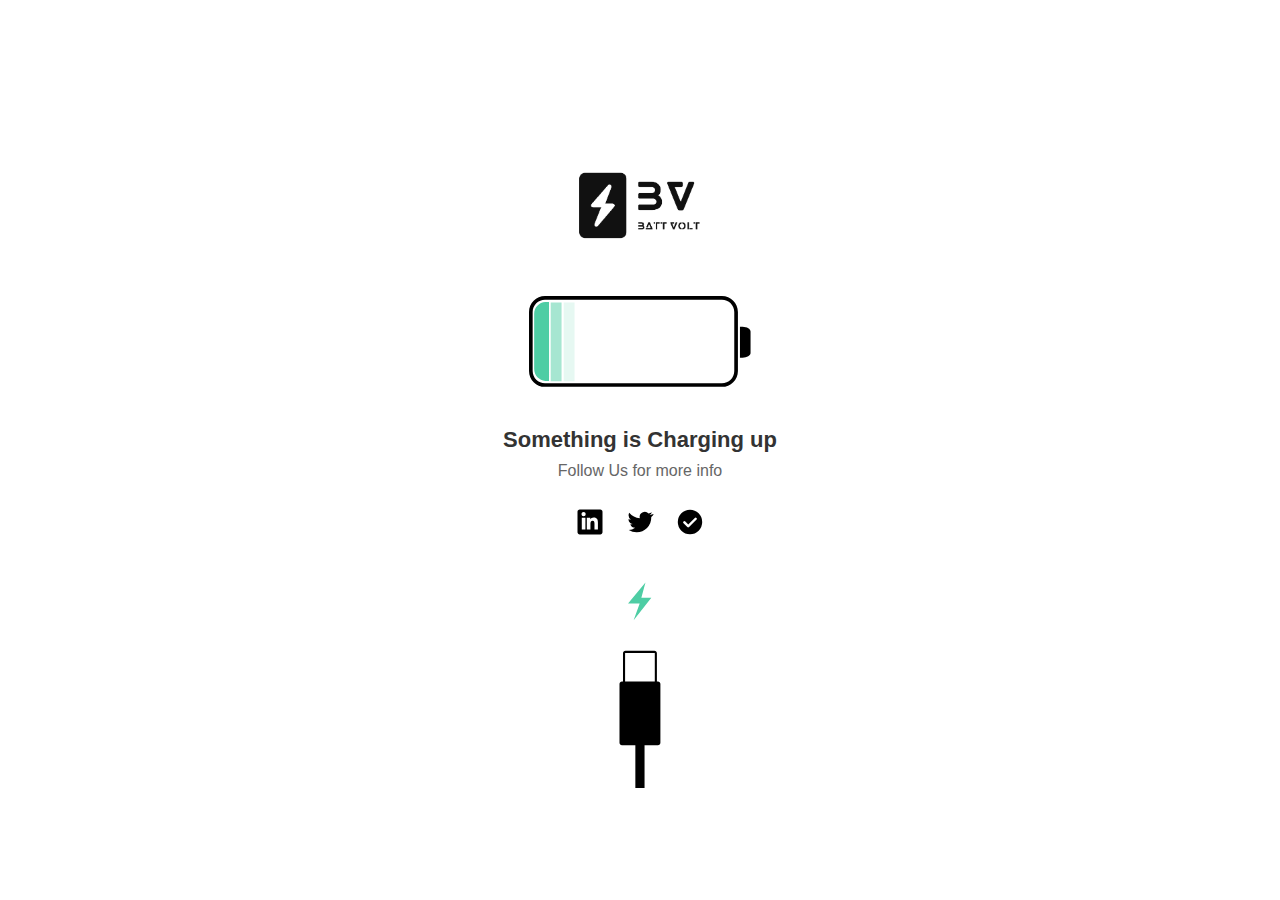
<file: index2.html>
<!DOCTYPE html>
<html lang="en">
<head>
    <meta charset="UTF-8">
    <meta name="viewport" content="width=device-width, initial-scale=1.0">
    <title>Batt Volt Battery - Coming Soon</title>
    <style>
        body, html {
            height: 100%;
            margin: 0;
            font-family: Arial, sans-serif;
            display: flex;
            justify-content: center;
            align-items: center;
            background-color: white;
        }
        .container {
            text-align: center;
            width: 90%;
            max-width: 600px;
        }
        .logo img {
            width: 60%;
            max-width: 300px;
            margin-top: 5vh;
        }
        .battery {
            margin: 4vh 0;
        }
        .battery img {
            width: 80%;
            max-width: 400px;
        }
        h1 {
            font-size: 5vw;
            color: #333;
            margin: 3vh 0 1vh;
        }
        p {
            font-size: 4vw;
            color: #666;
            margin: 0 0 3vh;
        }
        .notify-btn {
            background-color: #000;
            color: white;
            border: none;
            padding: 2vh 4vw;
            font-size: 4vw;
            cursor: pointer;
            border-radius: 5px;
        }
        .social-icons {
            display: flex;
            justify-content: center;
            margin-top: 3vh;
        }
        .social-icon {
            width: 8vw;
            height: 8vw;
            max-width: 40px;
            max-height: 40px;
            margin: 0 2vw;
            cursor: pointer;
            transition: transform 0.3s ease;
        }
        .social-icon:hover {
            transform: scale(1.2);
        }
        .cable img {
            width: 15%;
            max-width: 80px;
            padding-top: 5vh;
        }

        @media (min-width: 768px) {
            h1 {
                font-size: 22px;
            }
            p {
                font-size: 16px;
            }
            .notify-btn {
                font-size: 16px;
                padding: 10px 20px;
            }
            .social-icon {
                width: 30px;
                height: 30px;
                margin: 0 10px;
            }
        }
    </style>
</head>
<body>
    <div class="container">
        <div class="logo">
            <img src="./logo3.png" alt="Batt Volt Logo">
        </div>
        <div class="battery">
            <img src="./Batlogo.svg" alt="Battery Icon">
        </div>
        <h1>Something is Charging up</h1>
        <p>Follow Us for more info</p>
        <!-- <button class="notify-btn">Notify me</button> -->
        <div class="social-icons">
            <svg class="social-icon" viewBox="0 0 24 24" fill="#000000">
                <path d="M18.48 18h-2.9v-4.54c0-1.07-.02-2.46-1.5-2.46-1.5 0-1.73 1.17-1.73 2.39V18h-2.9V8.64h2.8v1.22h.04c.38-.72 1.3-1.48 2.67-1.48 2.85 0 3.37 1.86 3.37 4.28V18zM6.88 7.42a1.68 1.68 0 0 1-1.68-1.68c0-.93.75-1.69 1.68-1.69.92 0 1.67.76 1.67 1.69a1.67 1.67 0 0 1-1.67 1.68zm1.45 10.58H5.43V8.64h2.9V18zM20.24 2H3.76C2.79 2 2 2.77 2 3.71v16.58C2 21.23 2.79 22 3.76 22h16.48c.97 0 1.76-.77 1.76-1.71V3.71C22 2.77 21.21 2 20.24 2z"/>
            </svg>
            <svg class="social-icon" viewBox="0 0 24 24" fill="#000000">
                <path d="M22 5.8a8.49 8.49 0 0 1-2.36.64 4.13 4.13 0 0 0 1.81-2.27 8.21 8.21 0 0 1-2.61 1 4.1 4.1 0 0 0-7 3.74 11.64 11.64 0 0 1-8.45-4.29 4.16 4.16 0 0 0-.55 2.07 4.09 4.09 0 0 0 1.82 3.41 4.05 4.05 0 0 1-1.86-.51v.05a4.1 4.1 0 0 0 3.3 4 4.2 4.2 0 0 1-1.86.07 4.11 4.11 0 0 0 3.83 2.84A8.22 8.22 0 0 1 3 18.34a11.57 11.57 0 0 0 6.29 1.85A11.59 11.59 0 0 0 21 8.45v-.53a8.43 8.43 0 0 0 2-2.12z"/>
            </svg>
            <svg class="social-icon" viewBox="0 0 24 24" fill="#000000">
                <path d="M12 2.23a9.77 9.77 0 1 0 9.77 9.77A9.77 9.77 0 0 0 12 2.23zm5.26 7.77-6 6a1 1 0 0 1-1.41 0l-3-3a1 1 0 1 1 1.41-1.41L10.59 14 15.85 8.74a1 1 0 0 1 1.41 1.41z"/>
            </svg>
        </div>
        <div class="cable">
            <img src="./bottom.svg" alt="Cable Icon">
        </div>
    </div>
</body>
</html>
</file>
